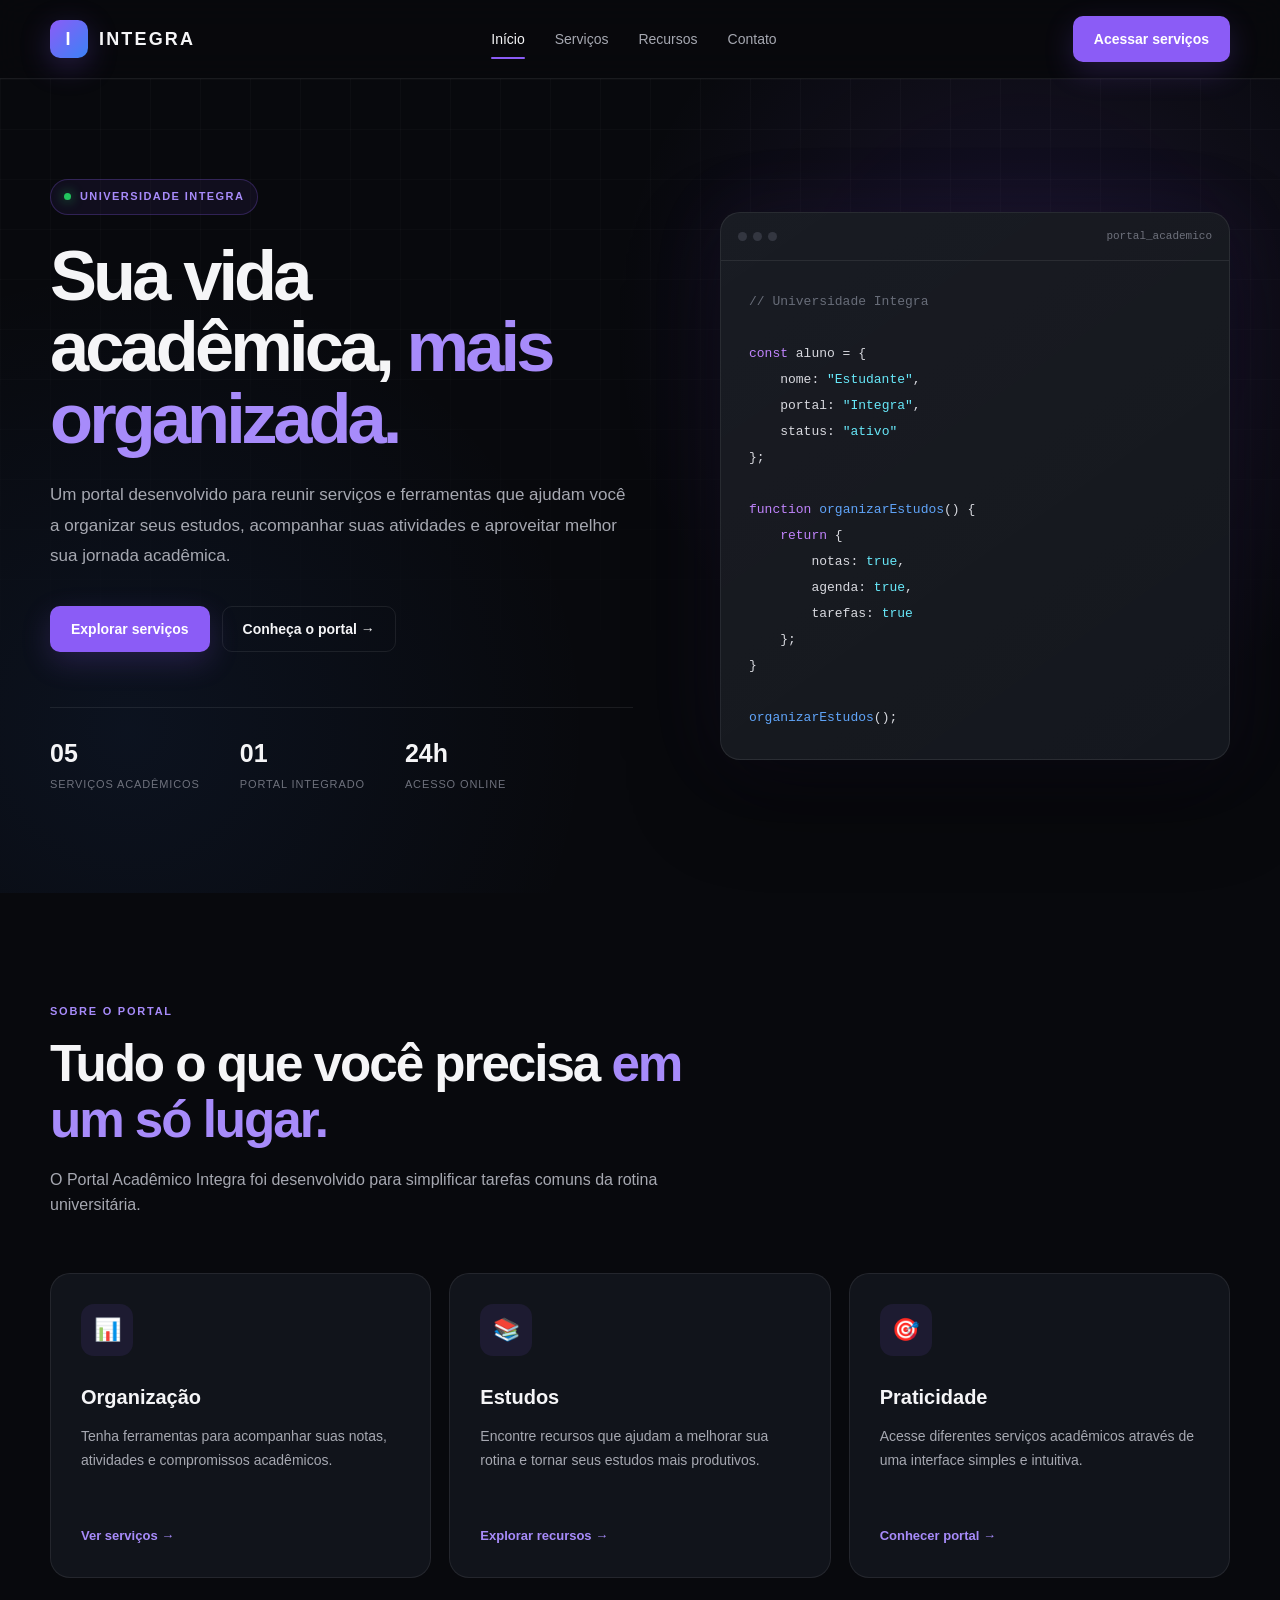
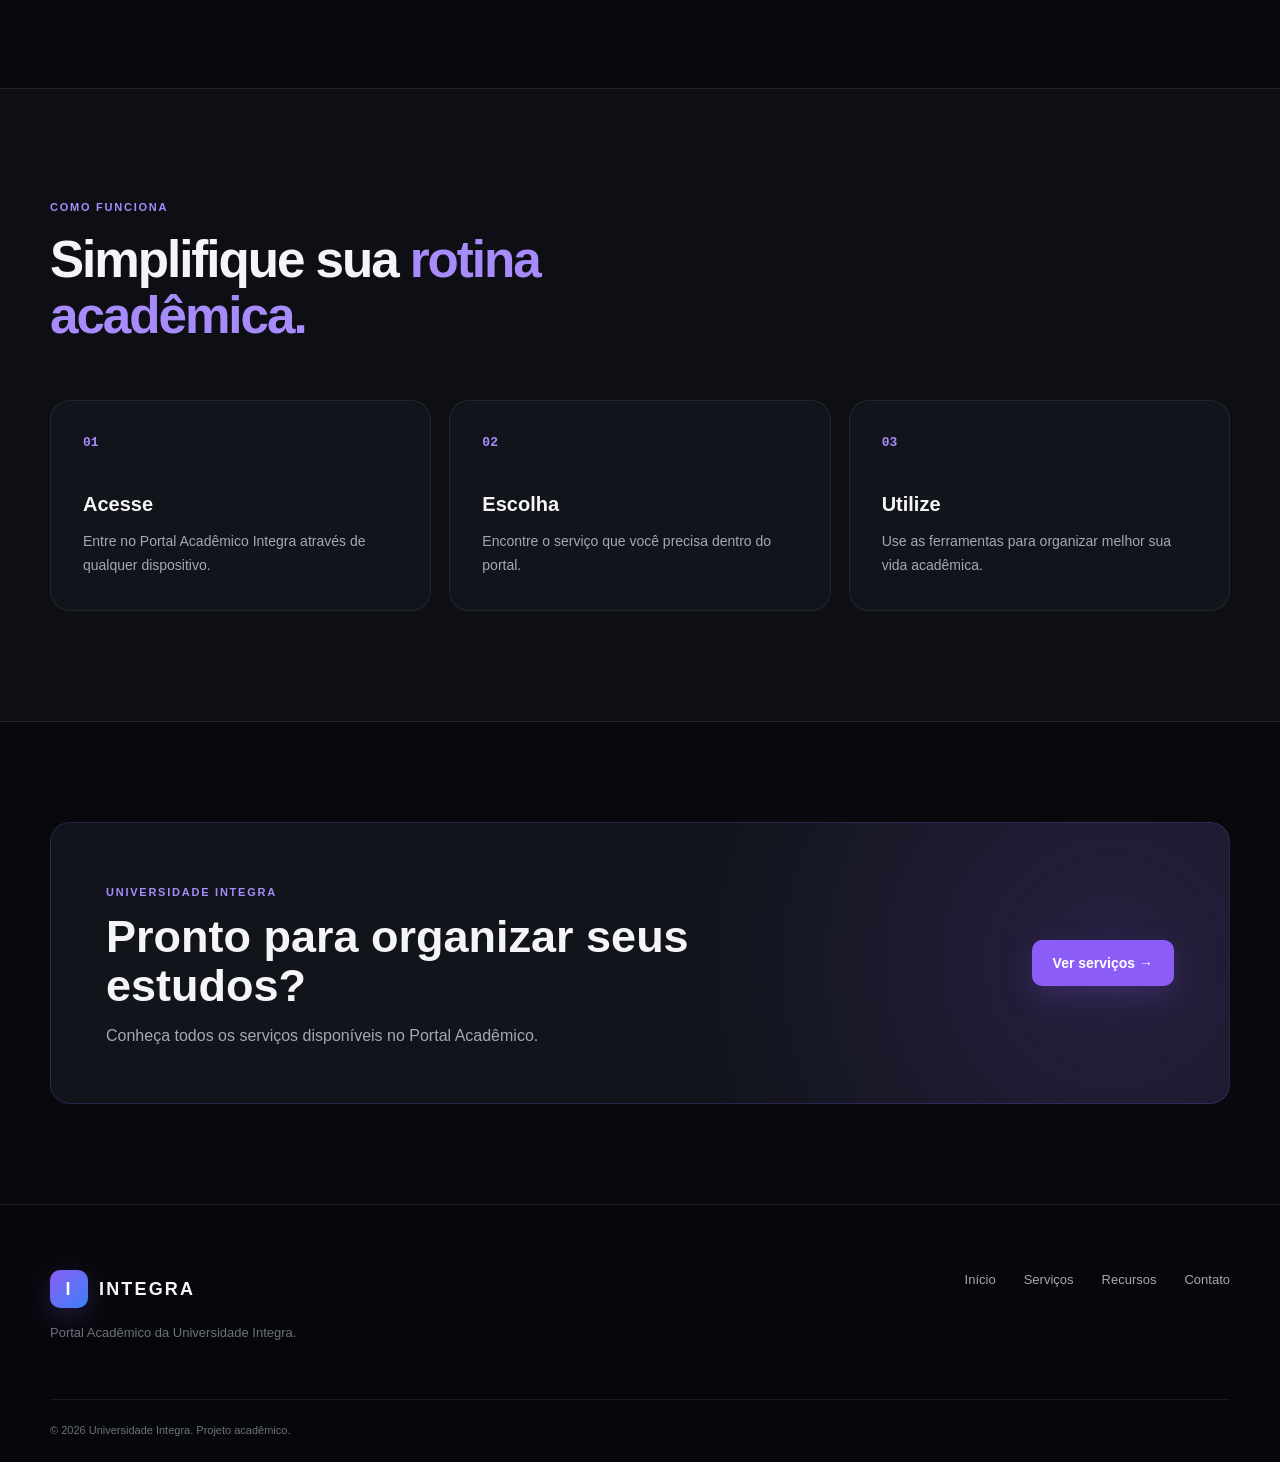
<file: web/PortalIntegra/index.html>
<!DOCTYPE html>
<html lang="pt-BR">
<head>
    <meta charset="UTF-8">
    <meta name="viewport" content="width=device-width, initial-scale=1.0">
    <meta name="description" content="Portal Acadêmico da Universidade Integra. Serviços e ferramentas para facilitar sua vida acadêmica.">
    <title>Integra | Portal Acadêmico</title>
    <link rel="stylesheet" href="css/estilo.css">
</head>

<body>

    <!-- HEADER -->
    <header class="header">
        <div class="container nav-container">

            <a href="index.html" class="logo">
                <span class="logo-icon">I</span>
                <span>INTEGRA</span>
            </a>

            <nav class="nav">
                <a href="index.html" class="nav-link active">Início</a>
                <a href="servicos.html" class="nav-link">Serviços</a>
                <a href="recursos.html" class="nav-link">Recursos</a>
                <a href="contato.html" class="nav-link">Contato</a>
            </nav>

            <a href="servicos.html" class="btn btn-primary">
                Acessar serviços
            </a>

        </div>
    </header>

    <!-- HERO -->
    <main>

        <section class="hero">
            <div class="container hero-grid">

                <div class="hero-content">

                    <div class="hero-badge">
                        <span></span>
                        UNIVERSIDADE INTEGRA
                    </div>

                    <h1>
                        Sua vida acadêmica,
                        <span>mais organizada.</span>
                    </h1>

                    <p class="hero-description">
                        Um portal desenvolvido para reunir serviços e ferramentas
                        que ajudam você a organizar seus estudos, acompanhar suas
                        atividades e aproveitar melhor sua jornada acadêmica.
                    </p>

                    <div class="hero-actions">
                        <a href="servicos.html" class="btn btn-primary">
                            Explorar serviços
                        </a>

                        <a href="#sobre" class="btn btn-secondary">
                            Conheça o portal →
                        </a>
                    </div>

                    <div class="hero-stats">

                        <div class="hero-stat">
                            <strong>05</strong>
                            <span>Serviços acadêmicos</span>
                        </div>

                        <div class="hero-stat">
                            <strong>01</strong>
                            <span>Portal integrado</span>
                        </div>

                        <div class="hero-stat">
                            <strong>24h</strong>
                            <span>Acesso online</span>
                        </div>

                    </div>

                </div>

                <!-- VISUAL -->
                <div class="hero-visual">

                    <div class="code-card">

                        <div class="code-header">
                            <div class="code-dots">
                                <span></span>
                                <span></span>
                                <span></span>
                            </div>

                            <span>portal_academico</span>
                        </div>

                        <div class="code-content">

<pre><span class="code-comment">// Universidade Integra</span>

<span class="code-keyword">const</span> aluno = {
    nome: <span class="code-string">"Estudante"</span>,
    portal: <span class="code-string">"Integra"</span>,
    status: <span class="code-string">"ativo"</span>
};

<span class="code-keyword">function</span> <span class="code-function">organizarEstudos</span>() {
    <span class="code-keyword">return</span> {
        notas: <span class="code-string">true</span>,
        agenda: <span class="code-string">true</span>,
        tarefas: <span class="code-string">true</span>
    };
}

<span class="code-function">organizarEstudos</span>();</pre>

                        </div>

                    </div>

                </div>

            </div>
        </section>


        <!-- SOBRE -->
        <section class="section" id="sobre">

            <div class="container">

                <div class="section-label">
                    SOBRE O PORTAL
                </div>

                <div class="section-heading">
                    <h2>
                        Tudo o que você precisa
                        <span>em um só lugar.</span>
                    </h2>

                    <p>
                        O Portal Acadêmico Integra foi desenvolvido para
                        simplificar tarefas comuns da rotina universitária.
                    </p>
                </div>

                <div class="career-grid">

                    <article class="career-card">

                        <div class="career-card-icon">
                            📊
                        </div>

                        <h3>Organização</h3>

                        <p>
                            Tenha ferramentas para acompanhar suas notas,
                            atividades e compromissos acadêmicos.
                        </p>

                        <a href="servicos.html">
                            Ver serviços →
                        </a>

                    </article>


                    <article class="career-card">

                        <div class="career-card-icon">
                            📚
                        </div>

                        <h3>Estudos</h3>

                        <p>
                            Encontre recursos que ajudam a melhorar sua
                            rotina e tornar seus estudos mais produtivos.
                        </p>

                        <a href="servicos.html">
                            Explorar recursos →
                        </a>

                    </article>


                    <article class="career-card">

                        <div class="career-card-icon">
                            🎯
                        </div>

                        <h3>Praticidade</h3>

                        <p>
                            Acesse diferentes serviços acadêmicos através
                            de uma interface simples e intuitiva.
                        </p>

                        <a href="servicos.html">
                            Conhecer portal →
                        </a>

                    </article>

                </div>

            </div>

        </section>


        <!-- COMO FUNCIONA -->
        <section class="process-section section">

            <div class="container">

                <div class="section-label">
                    COMO FUNCIONA
                </div>

                <div class="section-heading">
                    <h2>
                        Simplifique sua
                        <span>rotina acadêmica.</span>
                    </h2>
                </div>

                <div class="process-grid">

                    <div class="process-item">
                        <span class="process-number">01</span>

                        <h3>Acesse</h3>

                        <p>
                            Entre no Portal Acadêmico Integra através
                            de qualquer dispositivo.
                        </p>
                    </div>


                    <div class="process-item">
                        <span class="process-number">02</span>

                        <h3>Escolha</h3>

                        <p>
                            Encontre o serviço que você precisa
                            dentro do portal.
                        </p>
                    </div>


                    <div class="process-item">
                        <span class="process-number">03</span>

                        <h3>Utilize</h3>

                        <p>
                            Use as ferramentas para organizar melhor
                            sua vida acadêmica.
                        </p>
                    </div>

                </div>

            </div>

        </section>


        <!-- CTA -->
        <section class="cta-section">

            <div class="container">

                <div class="cta-card">

                    <div>
                        <span class="section-label">
                            UNIVERSIDADE INTEGRA
                        </span>

                        <h2>
                            Pronto para organizar
                            seus estudos?
                        </h2>

                        <p>
                            Conheça todos os serviços disponíveis no
                            Portal Acadêmico.
                        </p>
                    </div>

                    <a href="servicos.html" class="btn btn-primary">
                        Ver serviços →
                    </a>

                </div>

            </div>

        </section>

    </main>


    <!-- FOOTER -->
    <footer class="footer">

        <div class="container footer-container">

            <div class="footer-brand">

                <a href="index.html" class="logo">
                    <span class="logo-icon">I</span>
                    <span>INTEGRA</span>
                </a>

                <p>
                    Portal Acadêmico da Universidade Integra.
                </p>

            </div>

            <div class="footer-links">

                <a href="index.html">Início</a>
                <a href="servicos.html">Serviços</a>
                <a href="recursos.html">Recursos</a>
                <a href="contato.html">Contato</a>

            </div>

        </div>

        <div class="container footer-bottom">
            <p>
                © 2026 Universidade Integra. Projeto acadêmico.
            </p>
        </div>

    </footer>

</body>
</html>
</file>
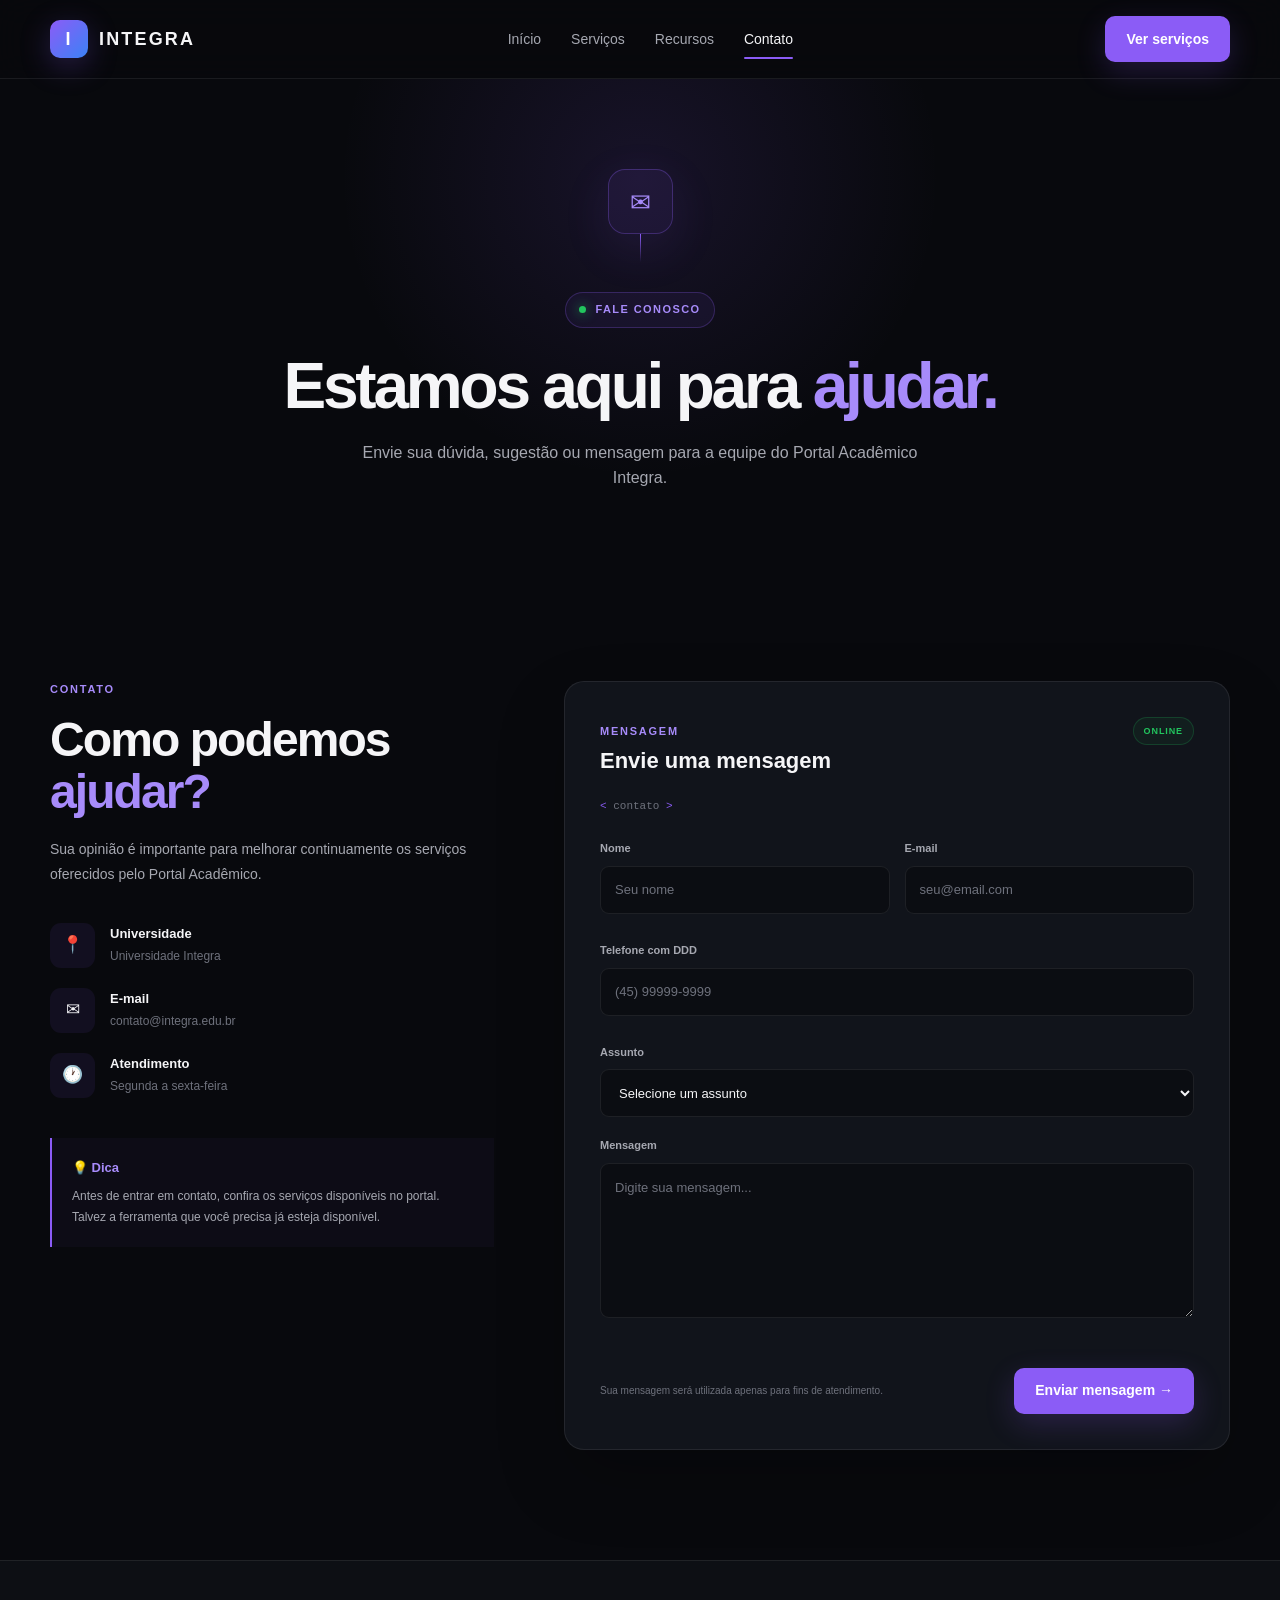
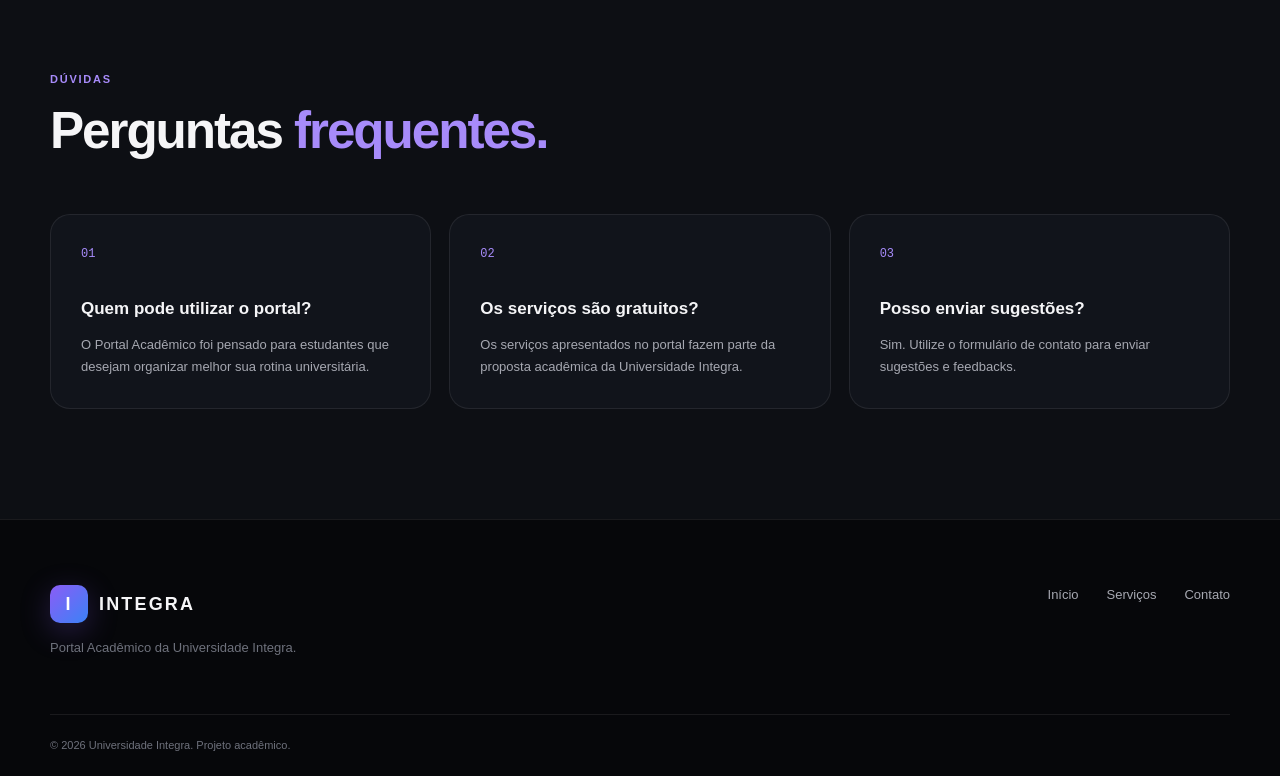
<file: web/PortalIntegra/contato.html>
<!DOCTYPE html>
<html lang="pt-BR">

<head>

    <meta charset="UTF-8">

    <meta name="viewport"
          content="width=device-width, initial-scale=1.0">

    <meta name="description"
          content="Entre em contato com a Universidade Integra.">

    <title>Contato | Integra</title>

    <link rel="stylesheet"
          href="css/estilo.css">

</head>

<body>

    <!-- HEADER -->
    <header class="header">

        <div class="container nav-container">

            <a href="index.html" class="logo">
                <span class="logo-icon">I</span>
                <span>INTEGRA</span>
            </a>

            <nav class="nav">

                <a href="index.html"
                   class="nav-link">
                    Início
                </a>

                <a href="servicos.html"
                   class="nav-link">
                    Serviços
                </a>

                <a href="servicos.html"
                   class="nav-link">
                    Recursos
                </a>

                <a href="contato.html"
                   class="nav-link active">
                    Contato
                </a>

            </nav>

            <a href="servicos.html"
               class="btn btn-primary">
                Ver serviços
            </a>

        </div>

    </header>


    <main>

        <!-- HERO CONTATO -->
        <section class="contact-hero">

            <div class="container">

                <div class="contact-hero-symbol">

                    <div class="contact-symbol-box">
                        <span>✉</span>
                    </div>

                    <div class="contact-symbol-line"></div>

                </div>


                <div class="hero-badge">
                    <span></span>
                    FALE CONOSCO
                </div>


                <h1>
                    Estamos aqui para
                    <span>ajudar.</span>
                </h1>


                <p>
                    Envie sua dúvida, sugestão ou mensagem para
                    a equipe do Portal Acadêmico Integra.
                </p>

            </div>

        </section>


        <!-- CONTATO -->
        <section class="contact-section section">

            <div class="container contact-container">


                <!-- INFORMAÇÕES -->
                <div class="contact-info">

                    <div class="section-label">
                        CONTATO
                    </div>

                    <h2>
                        Como podemos
                        <span>ajudar?</span>
                    </h2>

                    <p class="contact-description">
                        Sua opinião é importante para melhorar
                        continuamente os serviços oferecidos
                        pelo Portal Acadêmico.
                    </p>


                    <div class="contact-info-list">

                        <div class="contact-info-item">

                            <div class="contact-info-icon">
                                📍
                            </div>

                            <div>
                                <strong>Universidade</strong>

                                <span>
                                    Universidade Integra
                                </span>
                            </div>

                        </div>


                        <div class="contact-info-item">

                            <div class="contact-info-icon">
                                ✉
                            </div>

                            <div>
                                <strong>E-mail</strong>

                                <span>
                                    contato@integra.edu.br
                                </span>
                            </div>

                        </div>


                        <div class="contact-info-item">

                            <div class="contact-info-icon">
                                🕐
                            </div>

                            <div>
                                <strong>Atendimento</strong>

                                <span>
                                    Segunda a sexta-feira
                                </span>
                            </div>

                        </div>

                    </div>


                    <div class="contact-note">

                        <strong>💡 Dica</strong>

                        <p>
                            Antes de entrar em contato, confira os
                            serviços disponíveis no portal. Talvez
                            a ferramenta que você precisa já esteja
                            disponível.
                        </p>

                    </div>

                </div>


                <!-- FORMULÁRIO -->
                <div class="contact-form-wrapper">

                    <div class="form-header">

                        <div>

                            <span class="section-label">
                                MENSAGEM
                            </span>

                            <h3>
                                Envie uma mensagem
                            </h3>

                        </div>

                        <div class="form-status">
                            ONLINE
                        </div>

                    </div>


                    <div class="form-code">
                        <span>&lt;</span>
                        contato
                        <span>&gt;</span>
                    </div>


                    <form class="contact-form" id="formContato" novalidate>


                        <div class="form-row">

                            <div class="form-group">

                                <label for="nome">
                                    Nome
                                </label>

                                <input
                                    type="text"
                                    id="nome"
                                    name="nome"
                                    placeholder="Seu nome"
                                    required
                                >

                            </div>


                            <div class="form-group">

                                <label for="email">
                                    E-mail
                                </label>

                                <input
                                    type="email"
                                    id="email"
                                    autocomplete="email"
                                    name="email"
                                    placeholder="seu@email.com"
                                    required
                                >
                                <small id="erroEmail" class="form-error" aria-live="polite"></small>

                            </div>

                        </div>


                        <div class="form-group">
                            <label for="telefone">Telefone com DDD</label>
                            <input type="tel" id="telefone" name="telefone"
                                   placeholder="(45) 99999-9999" autocomplete="tel"
                                   inputmode="tel" maxlength="15" required>
                            <small id="erroTelefone" class="form-error" aria-live="polite"></small>
                        </div>

                        <div class="form-group">

                            <label for="assunto">
                                Assunto
                            </label>

                            <select
                                id="assunto"
                                name="assunto"
                                required
                            >

                                <option value="">
                                    Selecione um assunto
                                </option>

                                <option value="duvida">
                                    Dúvida
                                </option>

                                <option value="sugestao">
                                    Sugestão
                                </option>

                                <option value="problema">
                                    Problema com um serviço
                                </option>

                                <option value="feedback">
                                    Feedback
                                </option>

                                <option value="outro">
                                    Outro assunto
                                </option>

                            </select>

                        </div>


                        <div class="form-group">

                            <label for="mensagem">
                                Mensagem
                            </label>

                            <textarea
                                id="mensagem"
                                name="mensagem"
                                rows="6"
                                placeholder="Digite sua mensagem..."
                                required
                            ></textarea>

                        </div>


                        <p id="mensagemFormulario" class="form-feedback" role="status" aria-live="polite"></p>
                        <div class="form-footer">

                            <span>
                                Sua mensagem será utilizada
                                apenas para fins de atendimento.
                            </span>

                            <button
                                type="submit"
                                class="btn btn-primary"
                            >
                                Enviar mensagem →
                            </button>

                        </div>

                    </form>

                </div>

            </div>

        </section>


        <!-- FAQ -->
        <section class="faq-section section">

            <div class="container">

                <div class="section-label">
                    DÚVIDAS
                </div>

                <div class="section-heading">

                    <h2>
                        Perguntas
                        <span>frequentes.</span>
                    </h2>

                </div>


                <div class="faq-grid">

                    <div class="faq-card">

                        <span class="faq-number">
                            01
                        </span>

                        <h3>
                            Quem pode utilizar o portal?
                        </h3>

                        <p>
                            O Portal Acadêmico foi pensado para
                            estudantes que desejam organizar melhor
                            sua rotina universitária.
                        </p>

                    </div>


                    <div class="faq-card">

                        <span class="faq-number">
                            02
                        </span>

                        <h3>
                            Os serviços são gratuitos?
                        </h3>

                        <p>
                            Os serviços apresentados no portal
                            fazem parte da proposta acadêmica da
                            Universidade Integra.
                        </p>

                    </div>


                    <div class="faq-card">

                        <span class="faq-number">
                            03
                        </span>

                        <h3>
                            Posso enviar sugestões?
                        </h3>

                        <p>
                            Sim. Utilize o formulário de contato
                            para enviar sugestões e feedbacks.
                        </p>

                    </div>

                </div>

            </div>

        </section>

    </main>


    <!-- FOOTER -->
    <footer class="footer">

        <div class="container footer-container">

            <div class="footer-brand">

                <a href="index.html" class="logo">
                    <span class="logo-icon">I</span>
                    <span>INTEGRA</span>
                </a>

                <p>
                    Portal Acadêmico da Universidade Integra.
                </p>

            </div>


            <div class="footer-links">

                <a href="index.html">
                    Início
                </a>

                <a href="servicos.html">
                    Serviços
                </a>

                <a href="contato.html">
                    Contato
                </a>

            </div>

        </div>


        <div class="container footer-bottom">

            <p>
                © 2026 Universidade Integra. Projeto acadêmico.
            </p>

        </div>

    </footer>

<script src="js/contato.js" defer></script>
</body>
</html>
</file>
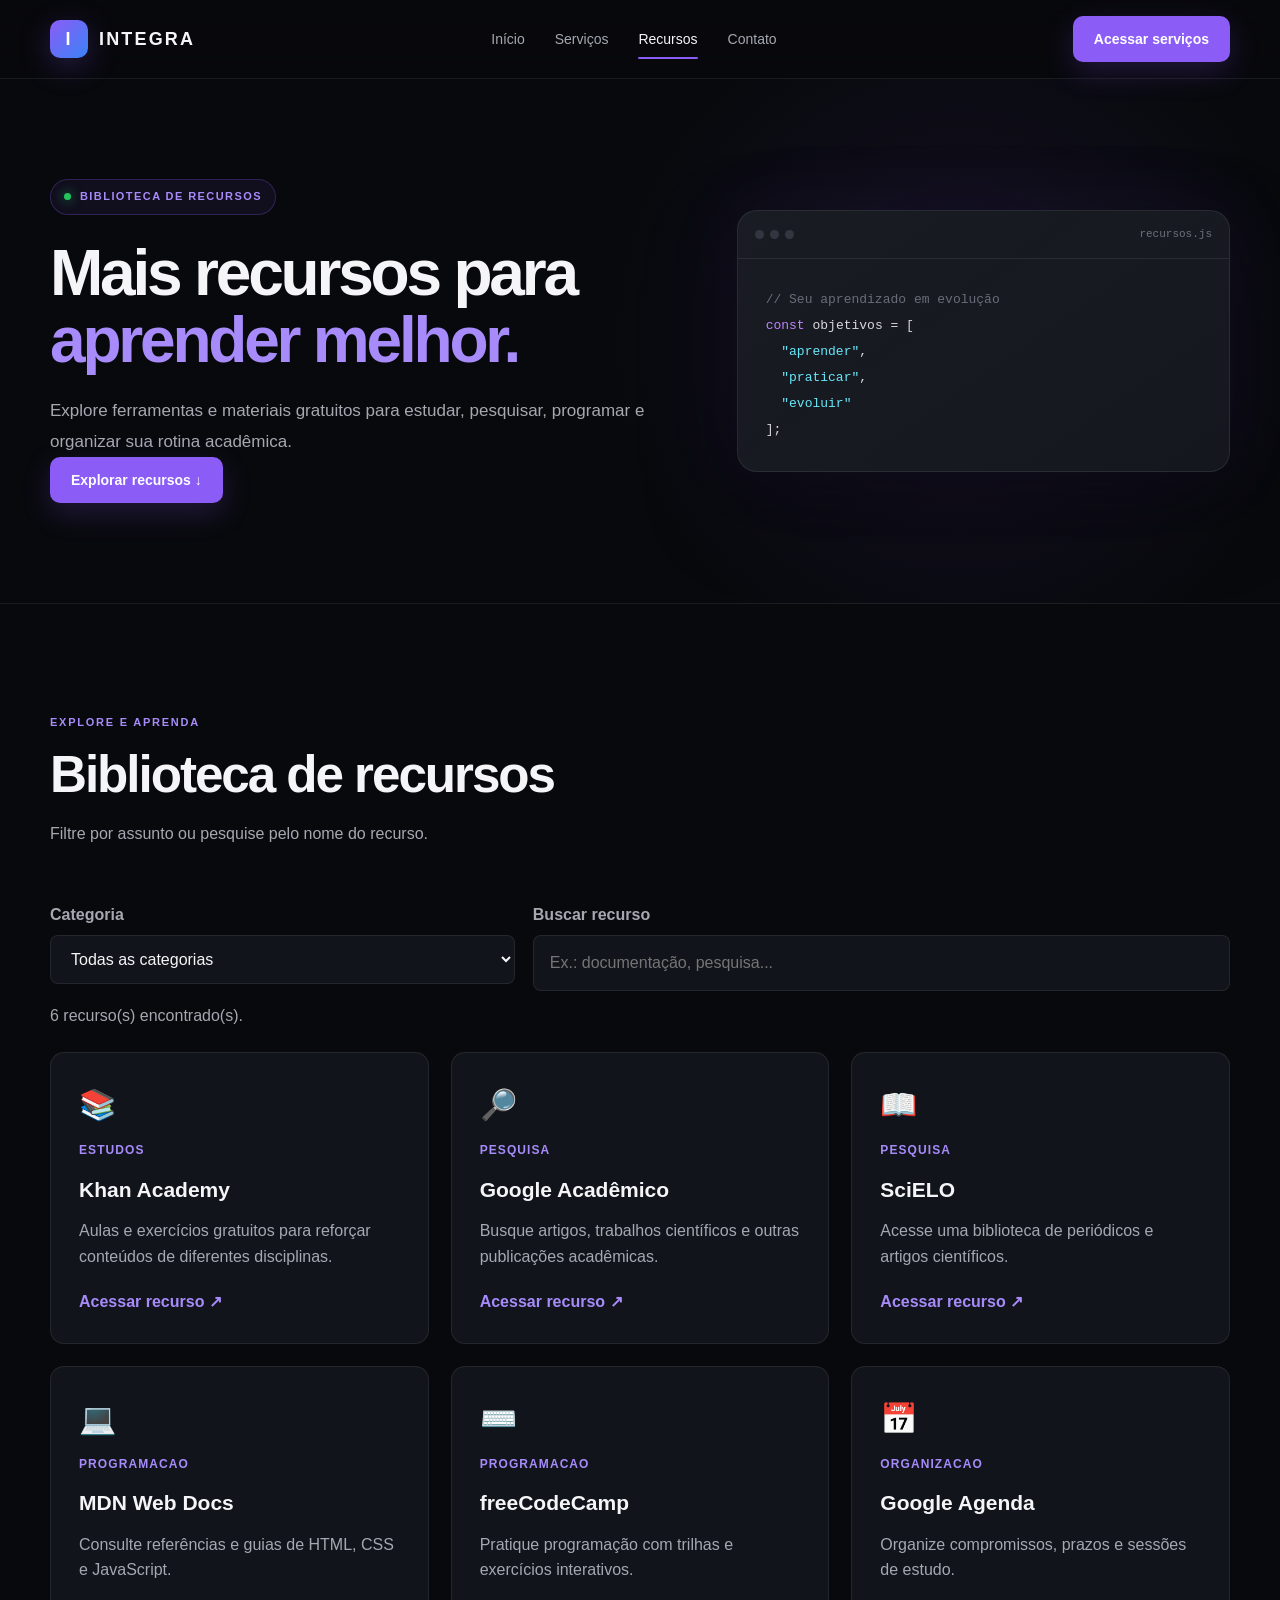
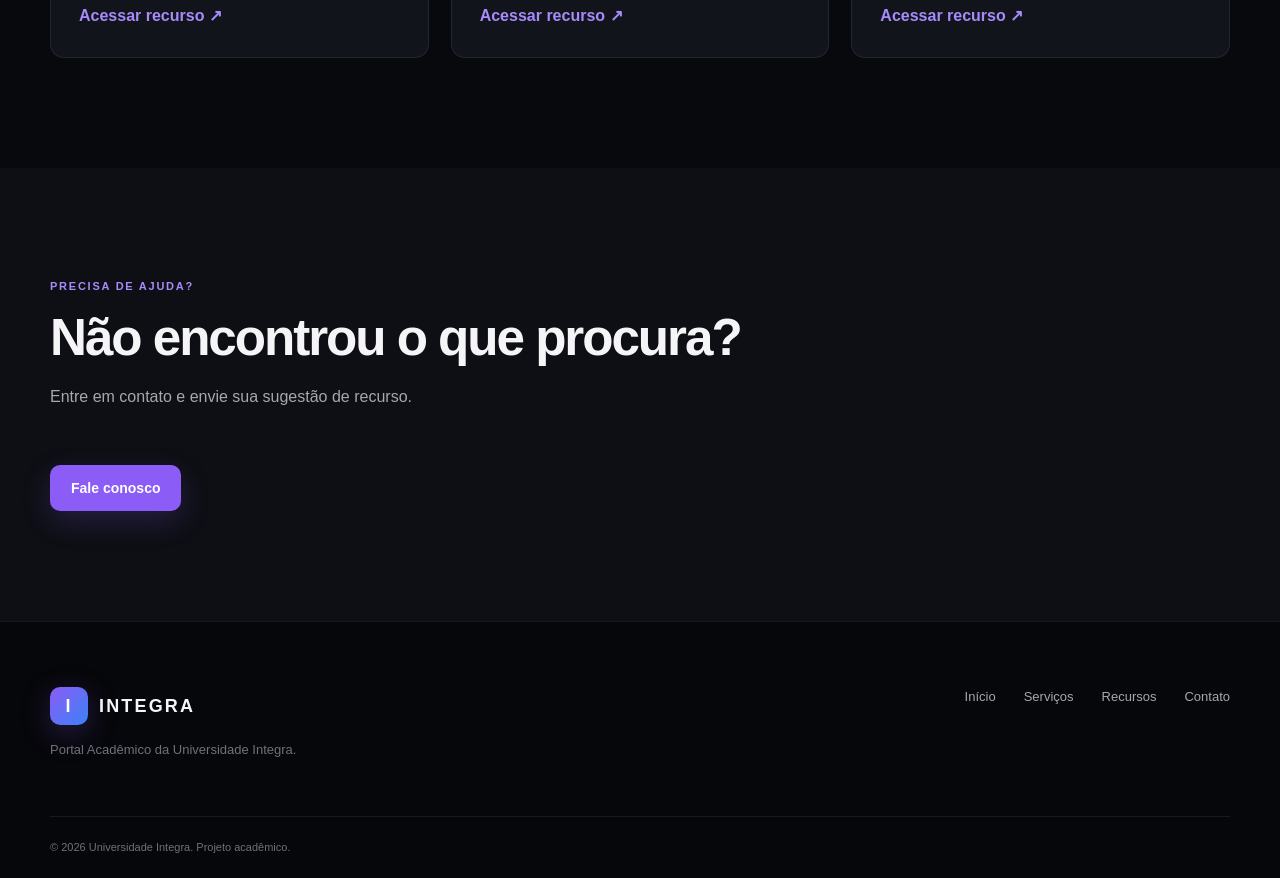
<file: web/PortalIntegra/recursos.html>
<!DOCTYPE html>
<html lang="pt-BR">
<head>
<meta charset="UTF-8"><meta name="viewport" content="width=device-width, initial-scale=1.0">
<meta name="description" content="Recursos gratuitos para apoiar os estudos e a organização acadêmica no Portal Integra.">
<title>Recursos | Integra</title><link rel="stylesheet" href="css/estilo.css">
</head>
<body>
<header class="header"><div class="container nav-container">
<a href="index.html" class="logo"><span class="logo-icon">I</span><span>INTEGRA</span></a>
<nav class="nav" aria-label="Navegação principal"><a href="index.html" class="nav-link">Início</a><a href="servicos.html" class="nav-link">Serviços</a><a href="recursos.html" class="nav-link active" aria-current="page">Recursos</a><a href="contato.html" class="nav-link">Contato</a></nav>
<a href="servicos.html" class="btn btn-primary">Acessar serviços</a></div></header>
<main>
<section class="page-hero"><div class="container page-hero-grid"><div class="page-hero-content">
<div class="hero-badge"><span></span> BIBLIOTECA DE RECURSOS</div>
<h1>Mais recursos para <span>aprender melhor.</span></h1>
<p>Explore ferramentas e materiais gratuitos para estudar, pesquisar, programar e organizar sua rotina acadêmica.</p>
<a href="#biblioteca" class="btn btn-primary">Explorar recursos ↓</a>
</div><div class="page-hero-code"><div class="code-card"><div class="code-header"><div class="code-dots"><span></span><span></span><span></span></div><span>recursos.js</span></div><div class="code-content"><pre><span class="code-comment">// Seu aprendizado em evolução</span>
<span class="code-keyword">const</span> objetivos = [
  <span class="code-string">"aprender"</span>,
  <span class="code-string">"praticar"</span>,
  <span class="code-string">"evoluir"</span>
];</pre></div></div></div></div></section>
<section id="biblioteca" class="section"><div class="container">
<div class="section-label">EXPLORE E APRENDA</div><div class="section-heading"><h2>Biblioteca de recursos</h2><p>Filtre por assunto ou pesquise pelo nome do recurso.</p></div>
<div class="resources-controls"><div><label for="categoriaRecurso">Categoria</label><select id="categoriaRecurso"><option value="todos">Todas as categorias</option><option value="estudos">Estudos</option><option value="programacao">Programação</option><option value="pesquisa">Pesquisa</option><option value="organizacao">Organização</option></select></div><div><label for="buscaRecurso">Buscar recurso</label><input id="buscaRecurso" type="search" placeholder="Ex.: documentação, pesquisa..." autocomplete="off"></div></div>
<p id="resultadoRecursos" class="resources-status" aria-live="polite"></p><div id="listaRecursos" class="resources-grid"></div>
</div></section>
<section class="section resources-cta"><div class="container"><div class="section-label">PRECISA DE AJUDA?</div><div class="section-heading"><h2>Não encontrou o que procura?</h2><p>Entre em contato e envie sua sugestão de recurso.</p></div><a href="contato.html" class="btn btn-primary">Fale conosco</a></div></section>
</main>
<footer class="footer"><div class="container footer-container"><div class="footer-brand"><a href="index.html" class="logo"><span class="logo-icon">I</span><span>INTEGRA</span></a><p>Portal Acadêmico da Universidade Integra.</p></div><div class="footer-links"><a href="index.html">Início</a><a href="servicos.html">Serviços</a><a href="recursos.html">Recursos</a><a href="contato.html">Contato</a></div></div><div class="container footer-bottom"><p>© 2026 Universidade Integra. Projeto acadêmico.</p></div></footer>
<script src="js/recursos.js" defer></script></body></html>
</file>
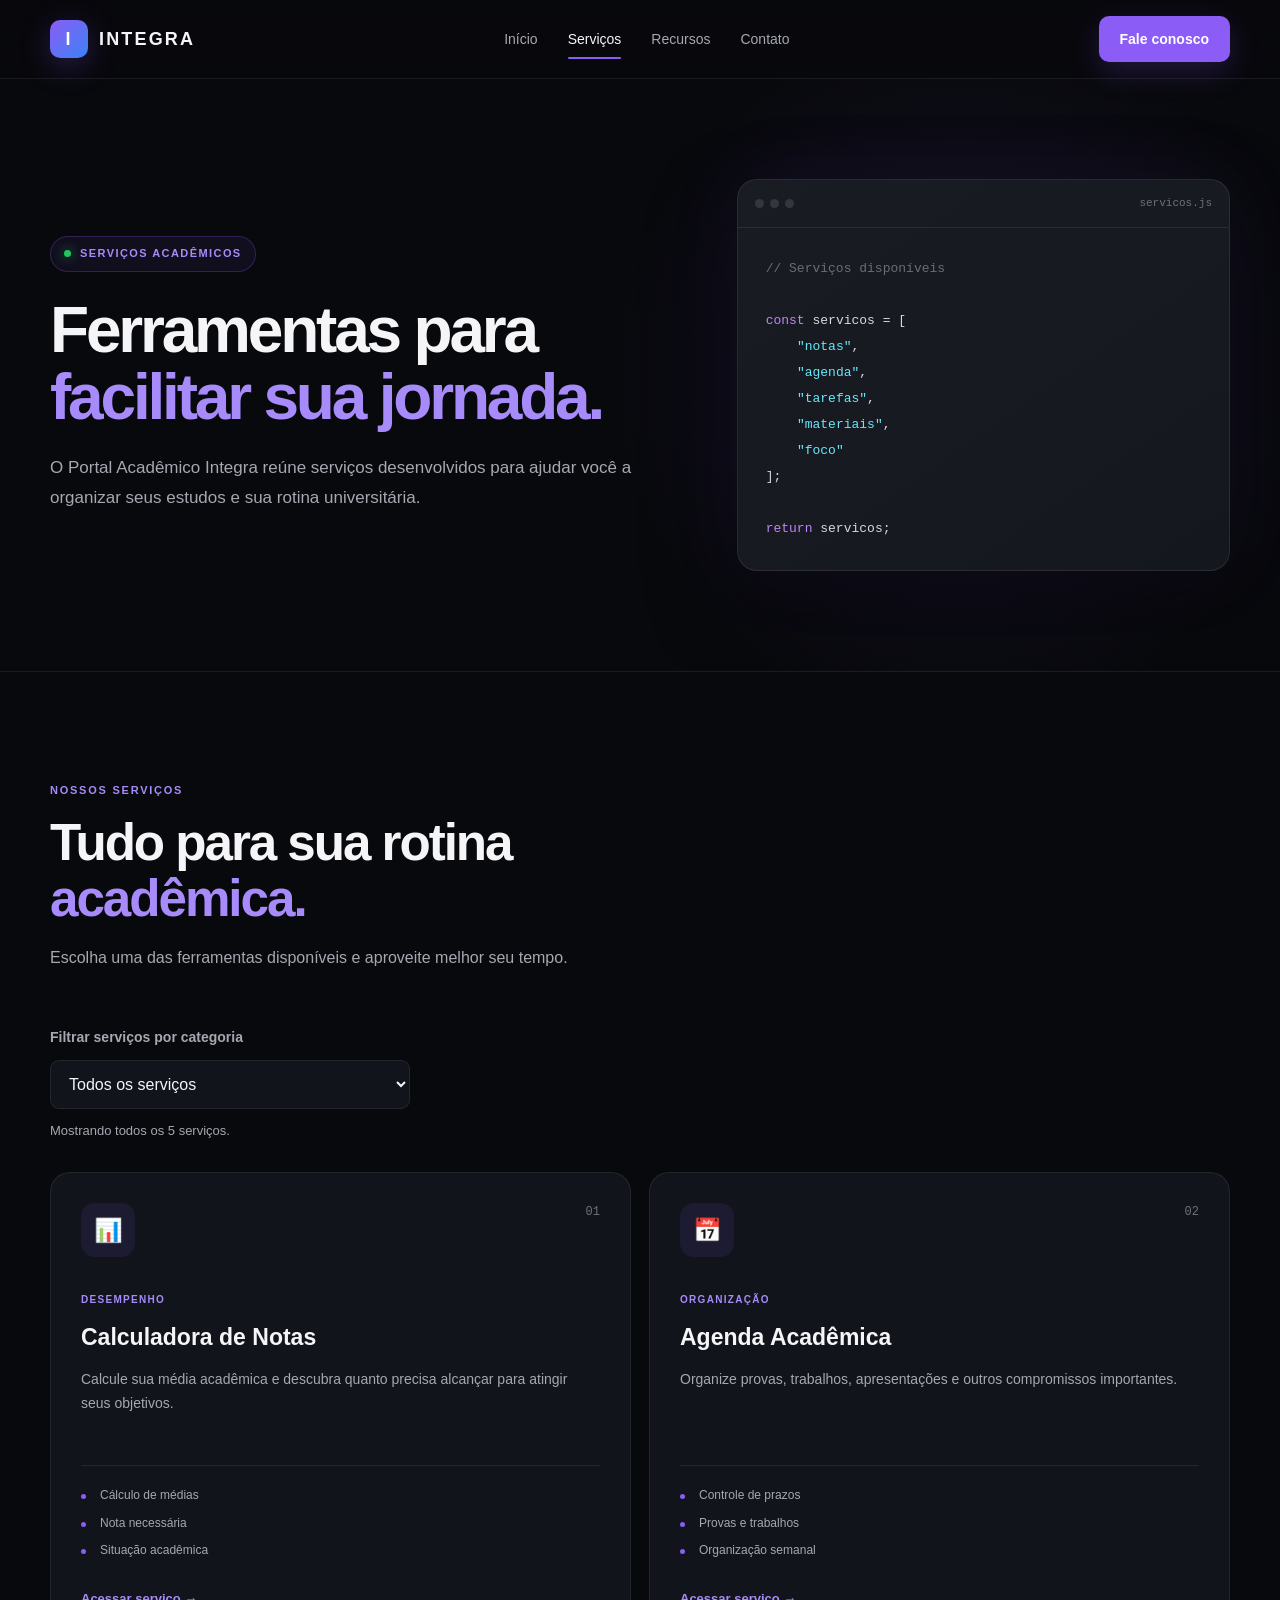
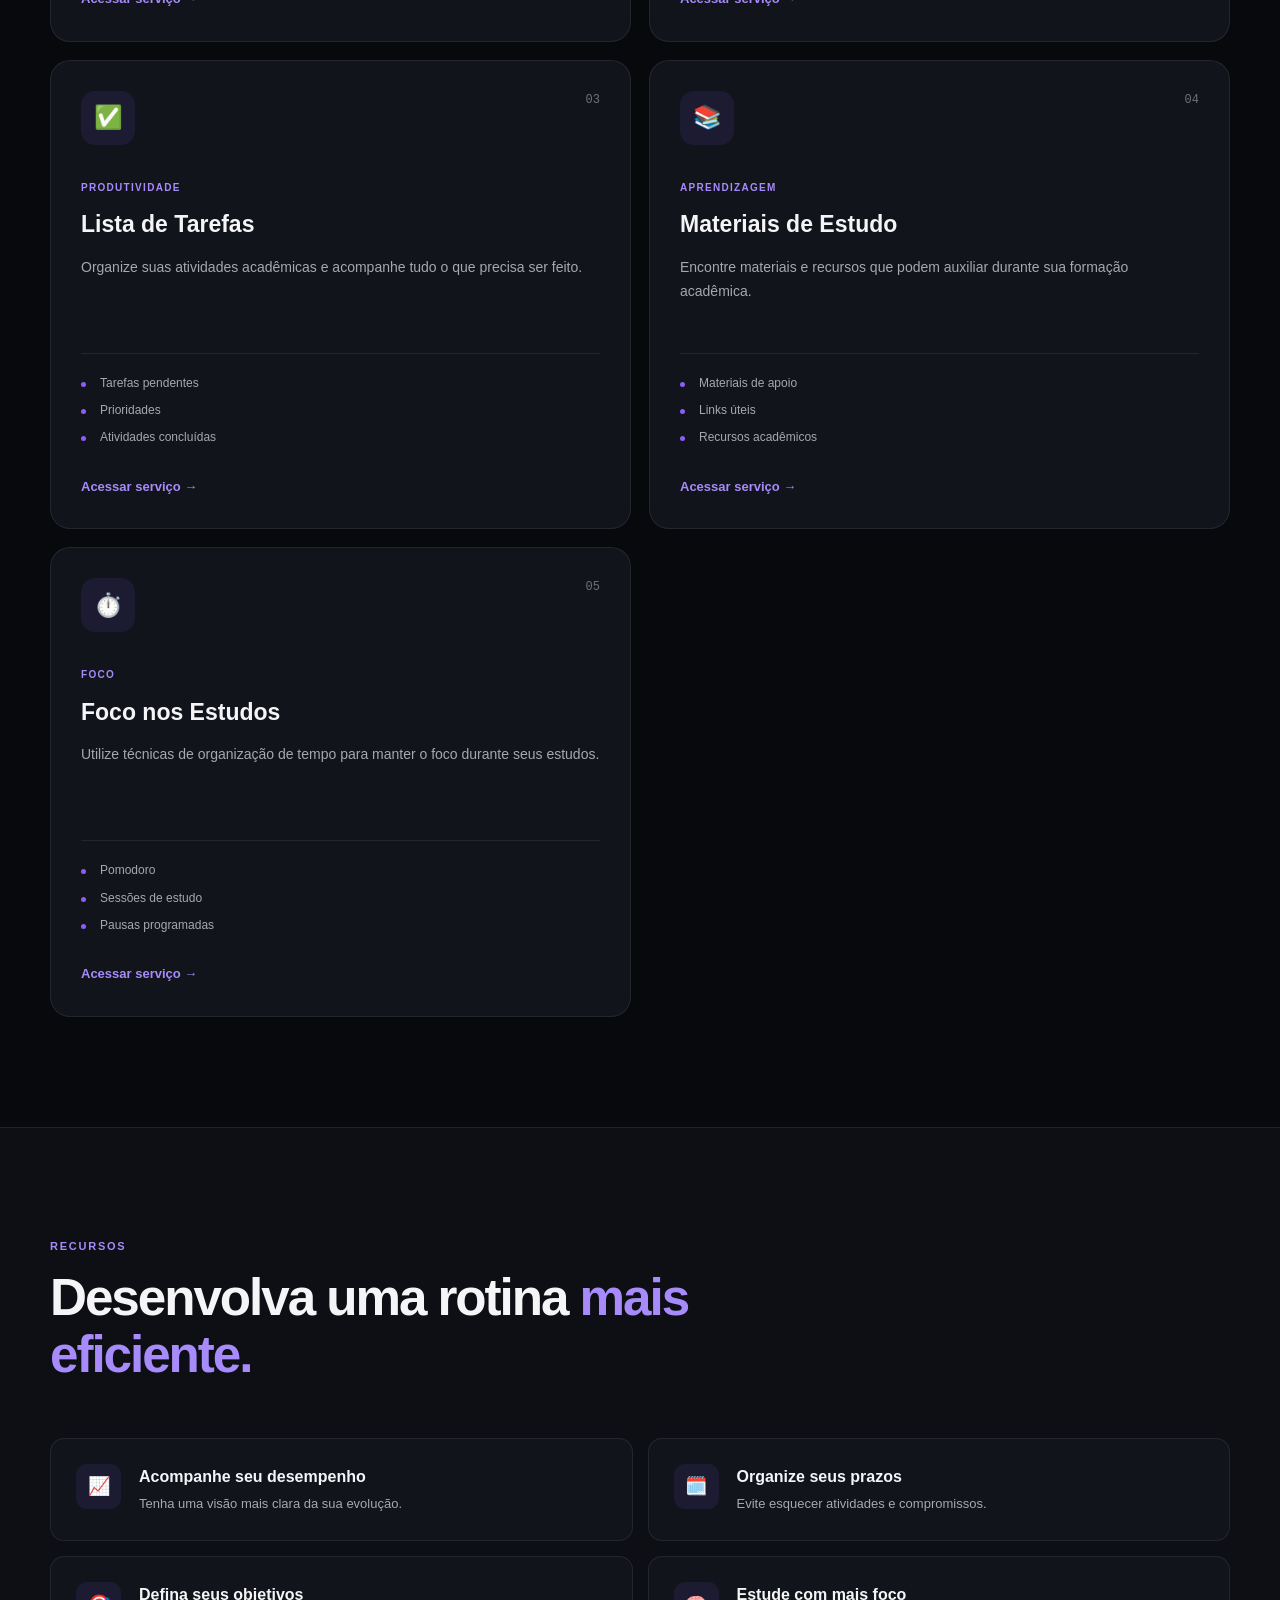
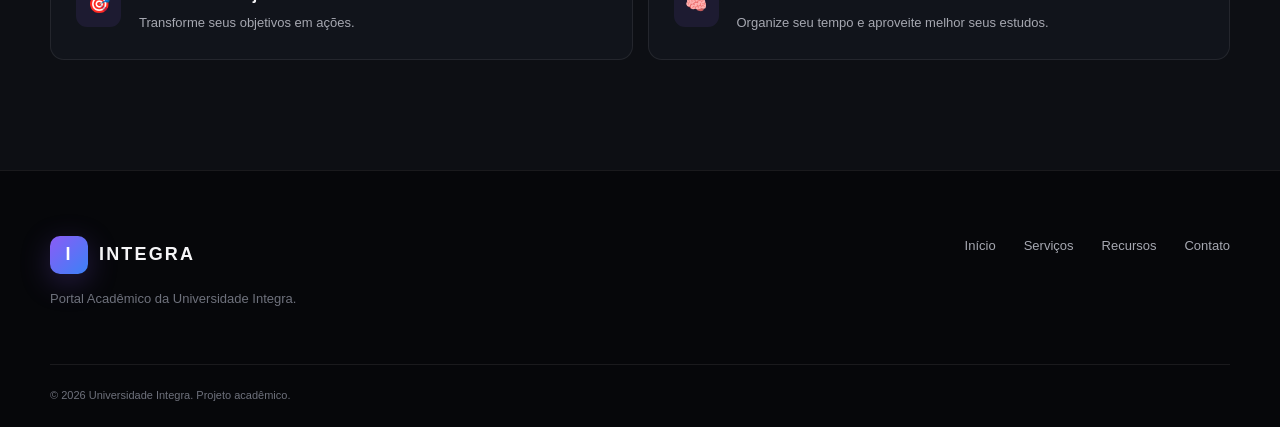
<file: web/PortalIntegra/servicos.html>
<!DOCTYPE html>
<html lang="pt-BR">
<head>
    <meta charset="UTF-8">
    <meta name="viewport" content="width=device-width, initial-scale=1.0">

    <meta name="description"
          content="Serviços acadêmicos da Universidade Integra.">

    <title>Serviços | Integra</title>

    <link rel="stylesheet" href="css/estilo.css">
</head>

<body>

    <!-- HEADER -->
    <header class="header">

        <div class="container nav-container">

            <a href="index.html" class="logo">
                <span class="logo-icon">I</span>
                <span>INTEGRA</span>
            </a>

            <nav class="nav">
                <a href="index.html" class="nav-link">Início</a>
                <a href="servicos.html" class="nav-link active">Serviços</a>
                <a href="recursos.html" class="nav-link">Recursos</a>
                <a href="contato.html" class="nav-link">Contato</a>
            </nav>

            <a href="contato.html" class="btn btn-primary">
                Fale conosco
            </a>

        </div>

    </header>


    <main>

        <!-- HERO -->
        <section class="page-hero">

            <div class="container page-hero-grid">

                <div class="page-hero-content">

                    <div class="hero-badge">
                        <span></span>
                        SERVIÇOS ACADÊMICOS
                    </div>

                    <h1>
                        Ferramentas para
                        <span>facilitar sua jornada.</span>
                    </h1>

                    <p>
                        O Portal Acadêmico Integra reúne serviços desenvolvidos
                        para ajudar você a organizar seus estudos e sua rotina
                        universitária.
                    </p>

                </div>

                <div class="page-hero-code">

                    <div class="code-card">

                        <div class="code-header">
                            <div class="code-dots">
                                <span></span>
                                <span></span>
                                <span></span>
                            </div>

                            <span>servicos.js</span>
                        </div>

                        <div class="code-content">

<pre><span class="code-comment">// Serviços disponíveis</span>

<span class="code-keyword">const</span> servicos = [
    <span class="code-string">"notas"</span>,
    <span class="code-string">"agenda"</span>,
    <span class="code-string">"tarefas"</span>,
    <span class="code-string">"materiais"</span>,
    <span class="code-string">"foco"</span>
];

<span class="code-keyword">return</span> servicos;</pre>

                        </div>

                    </div>

                </div>

            </div>

        </section>


        <!-- SERVIÇOS -->
        <section class="services-page-section section">

            <div class="container">

                <div class="section-label">
                    NOSSOS SERVIÇOS
                </div>

                <div class="section-heading">

                    <h2>
                        Tudo para sua rotina
                        <span>acadêmica.</span>
                    </h2>

                    <p>
                        Escolha uma das ferramentas disponíveis
                        e aproveite melhor seu tempo.
                    </p>

                </div>


                <div class="filter-panel">
                    <label for="filtroCategoria">Filtrar serviços por categoria</label>
                    <select id="filtroCategoria">
                        <option value="todos">Todos os serviços</option>
                        <option value="desempenho">Desempenho</option>
                        <option value="organizacao">Organização</option>
                        <option value="produtividade">Produtividade</option>
                        <option value="aprendizagem">Aprendizagem</option>
                    </select>
                    <p id="mensagemFiltro" aria-live="polite"></p>
                </div>
                <div class="services-list" id="listaServicos">


                    <!-- SERVIÇO 01 -->
                    <article class="service-card">

                        <div class="service-card-top">

                            <div class="service-icon">
                                📊
                            </div>

                            <span class="service-number">
                                01
                            </span>

                        </div>

                        <div class="service-card-content">

                            <span class="service-tag">
                                DESEMPENHO
                            </span>

                            <h3>
                                Calculadora de Notas
                            </h3>

                            <p>
                                Calcule sua média acadêmica e descubra
                                quanto precisa alcançar para atingir seus
                                objetivos.
                            </p>

                            <ul class="service-features">
                                <li>Cálculo de médias</li>
                                <li>Nota necessária</li>
                                <li>Situação acadêmica</li>
                            </ul>

                            <a href="#" class="service-action">
                                Acessar serviço →
                            </a>

                        </div>

                    </article>


                    <!-- SERVIÇO 02 -->
                    <article class="service-card">

                        <div class="service-card-top">

                            <div class="service-icon">
                                📅
                            </div>

                            <span class="service-number">
                                02
                            </span>

                        </div>

                        <div class="service-card-content">

                            <span class="service-tag">
                                ORGANIZAÇÃO
                            </span>

                            <h3>
                                Agenda Acadêmica
                            </h3>

                            <p>
                                Organize provas, trabalhos, apresentações
                                e outros compromissos importantes.
                            </p>

                            <ul class="service-features">
                                <li>Controle de prazos</li>
                                <li>Provas e trabalhos</li>
                                <li>Organização semanal</li>
                            </ul>

                            <a href="#" class="service-action">
                                Acessar serviço →
                            </a>

                        </div>

                    </article>


                    <!-- SERVIÇO 03 -->
                    <article class="service-card">

                        <div class="service-card-top">

                            <div class="service-icon">
                                ✅
                            </div>

                            <span class="service-number">
                                03
                            </span>

                        </div>

                        <div class="service-card-content">

                            <span class="service-tag">
                                PRODUTIVIDADE
                            </span>

                            <h3>
                                Lista de Tarefas
                            </h3>

                            <p>
                                Organize suas atividades acadêmicas e
                                acompanhe tudo o que precisa ser feito.
                            </p>

                            <ul class="service-features">
                                <li>Tarefas pendentes</li>
                                <li>Prioridades</li>
                                <li>Atividades concluídas</li>
                            </ul>

                            <a href="#" class="service-action">
                                Acessar serviço →
                            </a>

                        </div>

                    </article>


                    <!-- SERVIÇO 04 -->
                    <article class="service-card">

                        <div class="service-card-top">

                            <div class="service-icon">
                                📚
                            </div>

                            <span class="service-number">
                                04
                            </span>

                        </div>

                        <div class="service-card-content">

                            <span class="service-tag">
                                APRENDIZAGEM
                            </span>

                            <h3>
                                Materiais de Estudo
                            </h3>

                            <p>
                                Encontre materiais e recursos que podem
                                auxiliar durante sua formação acadêmica.
                            </p>

                            <ul class="service-features">
                                <li>Materiais de apoio</li>
                                <li>Links úteis</li>
                                <li>Recursos acadêmicos</li>
                            </ul>

                            <a href="#" class="service-action">
                                Acessar serviço →
                            </a>

                        </div>

                    </article>


                    <!-- SERVIÇO 05 -->
                    <article class="service-card">

                        <div class="service-card-top">

                            <div class="service-icon">
                                ⏱️
                            </div>

                            <span class="service-number">
                                05
                            </span>

                        </div>

                        <div class="service-card-content">

                            <span class="service-tag">
                                FOCO
                            </span>

                            <h3>
                                Foco nos Estudos
                            </h3>

                            <p>
                                Utilize técnicas de organização de tempo
                                para manter o foco durante seus estudos.
                            </p>

                            <ul class="service-features">
                                <li>Pomodoro</li>
                                <li>Sessões de estudo</li>
                                <li>Pausas programadas</li>
                            </ul>

                            <a href="#" class="service-action">
                                Acessar serviço →
                            </a>

                        </div>

                    </article>

                </div>

            </div>

        </section>


        <!-- ÁREAS -->
        <section class="areas-section section">

            <div class="container">

                <div class="section-label">
                    RECURSOS
                </div>

                <div class="section-heading">

                    <h2>
                        Desenvolva uma rotina
                        <span>mais eficiente.</span>
                    </h2>

                </div>

                <div class="areas-grid">

                    <div class="area-item">
                        <div class="area-icon">📈</div>

                        <div>
                            <h3>Acompanhe seu desempenho</h3>

                            <p>
                                Tenha uma visão mais clara da sua evolução.
                            </p>
                        </div>
                    </div>


                    <div class="area-item">
                        <div class="area-icon">🗓️</div>

                        <div>
                            <h3>Organize seus prazos</h3>

                            <p>
                                Evite esquecer atividades e compromissos.
                            </p>
                        </div>
                    </div>


                    <div class="area-item">
                        <div class="area-icon">🎯</div>

                        <div>
                            <h3>Defina seus objetivos</h3>

                            <p>
                                Transforme seus objetivos em ações.
                            </p>
                        </div>
                    </div>


                    <div class="area-item">
                        <div class="area-icon">🧠</div>

                        <div>
                            <h3>Estude com mais foco</h3>

                            <p>
                                Organize seu tempo e aproveite melhor seus estudos.
                            </p>
                        </div>
                    </div>

                </div>

            </div>

        </section>

    </main>


    <!-- FOOTER -->
    <footer class="footer">

        <div class="container footer-container">

            <div class="footer-brand">

                <a href="index.html" class="logo">
                    <span class="logo-icon">I</span>
                    <span>INTEGRA</span>
                </a>

                <p>
                    Portal Acadêmico da Universidade Integra.
                </p>

            </div>

            <div class="footer-links">

                <a href="index.html">Início</a>
                <a href="servicos.html">Serviços</a>
                <a href="recursos.html">Recursos</a>
                <a href="contato.html">Contato</a>

            </div>

        </div>

        <div class="container footer-bottom">

            <p>
                © 2026 Universidade Integra. Projeto acadêmico.
            </p>

        </div>

    </footer>

<script src="js/servicos.js" defer></script>
</body>
</html>
</file>
<file: web/PortalIntegra/css/estilo.css>
/* ============================================================
   INTEGRA — PORTAL ACADÊMICO
   Universidade Integra
   ============================================================ */

/* ============================================================
   RESET
   ============================================================ */

* {
    margin: 0;
    padding: 0;
    box-sizing: border-box;
}

html {
    scroll-behavior: smooth;
}

body {
    font-family: Arial, Helvetica, sans-serif;
    background: #08090d;
    color: #f5f5f7;
    line-height: 1.6;
    overflow-x: hidden;
}

a {
    color: inherit;
    text-decoration: none;
}

button,
input,
textarea,
select {
    font: inherit;
}

button {
    cursor: pointer;
}

img {
    max-width: 100%;
    display: block;
}

/* ============================================================
   VARIÁVEIS
   ============================================================ */

:root {
    --bg: #08090d;
    --bg-secondary: #0d0f14;
    --bg-card: #11141b;
    --bg-card-hover: #151923;

    --border: rgba(255, 255, 255, 0.08);
    --border-hover: rgba(139, 92, 246, 0.45);

    --text: #f5f5f7;
    --text-secondary: #a6a8b1;
    --text-muted: #6e717c;

    --purple: #8b5cf6;
    --purple-light: #a78bfa;
    --purple-dark: #6d28d9;

    --blue: #3b82f6;
    --cyan: #06b6d4;
    --green: #22c55e;
    --orange: #f59e0b;

    --max-width: 1180px;

    --radius-sm: 8px;
    --radius: 14px;
    --radius-lg: 20px;

    --transition: 0.3s ease;
}

/* ============================================================
   CONTAINER
   ============================================================ */

.container {
    width: min(100% - 40px, var(--max-width));
    margin: 0 auto;
}

/* ============================================================
   HEADER
   ============================================================ */

.header {
    position: relative;
    z-index: 100;
    width: 100%;
    background: rgba(8, 9, 13, 0.88);
    border-bottom: 1px solid var(--border);
    backdrop-filter: blur(16px);
}

.nav-container {
    min-height: 78px;
    display: flex;
    align-items: center;
    justify-content: space-between;
    gap: 30px;
}

/* ============================================================
   LOGO
   ============================================================ */

.logo {
    display: inline-flex;
    align-items: center;
    gap: 11px;
    font-size: 18px;
    font-weight: 800;
    letter-spacing: 0.12em;
    color: var(--text);
}

.logo-icon {
    width: 38px;
    height: 38px;
    display: grid;
    place-items: center;
    border-radius: 10px;

    background: linear-gradient(
        135deg,
        var(--purple),
        var(--blue)
    );

    color: white;
    font-size: 18px;
    font-weight: 900;

    box-shadow:
        0 8px 30px rgba(139, 92, 246, 0.25);
}

/* ============================================================
   NAVEGAÇÃO
   ============================================================ */

.nav {
    display: flex;
    align-items: center;
    gap: 30px;
}

.nav-link {
    position: relative;
    color: var(--text-secondary);
    font-size: 14px;
    font-weight: 500;
    transition: var(--transition);
}

.nav-link:hover,
.nav-link.active {
    color: var(--text);
}

.nav-link.active::after {
    content: "";
    position: absolute;
    left: 0;
    right: 0;
    bottom: -9px;
    height: 2px;
    border-radius: 10px;
    background: var(--purple);
}

/* ============================================================
   BOTÕES
   ============================================================ */

.btn {
    min-height: 46px;
    padding: 0 20px;

    display: inline-flex;
    align-items: center;
    justify-content: center;

    border-radius: 10px;
    border: 1px solid transparent;

    font-size: 14px;
    font-weight: 700;

    transition:
        transform var(--transition),
        background var(--transition),
        border-color var(--transition),
        box-shadow var(--transition);
}

.btn:hover {
    transform: translateY(-2px);
}

.btn-primary {
    background: var(--purple);
    color: white;

    box-shadow:
        0 10px 30px rgba(139, 92, 246, 0.2);
}

.btn-primary:hover {
    background: var(--purple-dark);

    box-shadow:
        0 14px 35px rgba(139, 92, 246, 0.3);
}

.btn-secondary {
    background: transparent;
    border-color: var(--border);
    color: var(--text);
}

.btn-secondary:hover {
    border-color: var(--border-hover);
    background: rgba(139, 92, 246, 0.05);
}

/* ============================================================
   HERO
   ============================================================ */

.hero {
    position: relative;
    min-height: 680px;
    display: flex;
    align-items: center;

    overflow: hidden;

    background:
        radial-gradient(
            circle at 80% 30%,
            rgba(139, 92, 246, 0.13),
            transparent 35%
        ),
        radial-gradient(
            circle at 10% 80%,
            rgba(59, 130, 246, 0.08),
            transparent 35%
        );
}

.hero::before {
    content: "";
    position: absolute;
    inset: 0;

    background-image:
        linear-gradient(
            rgba(255, 255, 255, 0.025) 1px,
            transparent 1px
        ),
        linear-gradient(
            90deg,
            rgba(255, 255, 255, 0.025) 1px,
            transparent 1px
        );

    background-size: 50px 50px;

    mask-image: linear-gradient(
        to bottom,
        black,
        transparent 90%
    );

    pointer-events: none;
}

.hero-grid {
    position: relative;
    z-index: 1;

    display: grid;
    grid-template-columns: 1.05fr 0.95fr;
    align-items: center;
    gap: 70px;

    padding: 100px 0;
}

.hero-content {
    max-width: 650px;
}

.hero-badge {
    width: fit-content;

    display: inline-flex;
    align-items: center;
    gap: 9px;

    margin-bottom: 25px;
    padding: 8px 13px;

    border: 1px solid rgba(139, 92, 246, 0.25);
    border-radius: 100px;

    background: rgba(139, 92, 246, 0.07);

    color: var(--purple-light);

    font-size: 11px;
    font-weight: 800;
    letter-spacing: 0.13em;
}

.hero-badge span {
    width: 7px;
    height: 7px;

    border-radius: 50%;
    background: var(--green);

    box-shadow:
        0 0 12px rgba(34, 197, 94, 0.8);
}

.hero h1 {
    max-width: 720px;

    font-size: clamp(42px, 5.5vw, 76px);
    line-height: 1.02;
    letter-spacing: -0.055em;

    margin-bottom: 25px;
}

.hero h1 span,
.section-heading h2 span,
.contact-hero h1 span,
.page-hero h1 span,
.contact-info h2 span {
    color: var(--purple-light);
}

.hero-description {
    max-width: 600px;

    color: var(--text-secondary);
    font-size: 17px;
    line-height: 1.8;

    margin-bottom: 34px;
}

.hero-actions {
    display: flex;
    flex-wrap: wrap;
    gap: 12px;
}

.hero-stats {
    display: flex;
    gap: 40px;

    margin-top: 55px;
    padding-top: 25px;

    border-top: 1px solid var(--border);
}

.hero-stat {
    display: flex;
    flex-direction: column;
    gap: 3px;
}

.hero-stat strong {
    font-size: 25px;
    color: var(--text);
}

.hero-stat span {
    color: var(--text-muted);
    font-size: 11px;
    text-transform: uppercase;
    letter-spacing: 0.08em;
}

/* ============================================================
   CODE CARD
   ============================================================ */

.hero-visual {
    display: flex;
    justify-content: flex-end;
}

.code-card {
    width: 100%;
    max-width: 510px;

    overflow: hidden;

    border: 1px solid var(--border);
    border-radius: var(--radius-lg);

    background:
        linear-gradient(
            145deg,
            rgba(255, 255, 255, 0.035),
            rgba(255, 255, 255, 0.01)
        ),
        var(--bg-card);

    box-shadow:
        0 35px 90px rgba(0, 0, 0, 0.4),
        0 0 80px rgba(139, 92, 246, 0.08);
}

.code-header {
    height: 48px;

    display: flex;
    align-items: center;
    justify-content: space-between;

    padding: 0 17px;

    border-bottom: 1px solid var(--border);

    color: var(--text-muted);
    font-family: monospace;
    font-size: 11px;
}

.code-dots {
    display: flex;
    gap: 6px;
}

.code-dots span {
    width: 9px;
    height: 9px;
    border-radius: 50%;
    background: #333640;
}

.code-content {
    padding: 28px;

    overflow-x: auto;
}

.code-content pre {
    font-family: "Courier New", monospace;
    font-size: 13px;
    line-height: 2;
    color: #d8d9df;
}

.code-comment {
    color: #686d79;
}

.code-keyword {
    color: #c084fc;
}

.code-string {
    color: #67e8f9;
}

.code-function {
    color: #60a5fa;
}

/* ============================================================
   SECTIONS
   ============================================================ */

.section {
    padding: 110px 0;
}

.section-label {
    margin-bottom: 15px;

    color: var(--purple-light);

    font-size: 11px;
    font-weight: 800;
    letter-spacing: 0.16em;
}

.section-heading {
    max-width: 700px;
    margin-bottom: 55px;
}

.section-heading h2 {
    font-size: clamp(32px, 4vw, 52px);
    line-height: 1.1;
    letter-spacing: -0.04em;

    margin-bottom: 18px;
}

.section-heading p {
    color: var(--text-secondary);
    font-size: 16px;
}

/* ============================================================
   CARDS DA HOME
   ============================================================ */

.career-grid {
    display: grid;
    grid-template-columns: repeat(3, 1fr);
    gap: 18px;
}

.career-card {
    padding: 30px;

    border: 1px solid var(--border);
    border-radius: var(--radius-lg);

    background: var(--bg-card);

    transition:
        transform var(--transition),
        border-color var(--transition),
        background var(--transition);
}

.career-card:hover {
    transform: translateY(-5px);
    border-color: var(--border-hover);
    background: var(--bg-card-hover);
}

.career-card-icon {
    width: 52px;
    height: 52px;

    display: grid;
    place-items: center;

    margin-bottom: 25px;

    border-radius: 13px;

    background: rgba(139, 92, 246, 0.1);

    font-size: 22px;
}

.career-card h3 {
    margin-bottom: 12px;

    font-size: 20px;
}

.career-card p {
    min-height: 75px;

    color: var(--text-secondary);
    font-size: 14px;
    line-height: 1.7;

    margin-bottom: 22px;
}

.career-card a {
    color: var(--purple-light);

    font-size: 13px;
    font-weight: 700;
}

.career-card a:hover {
    color: white;
}

/* ============================================================
   PROCESSO
   ============================================================ */

.process-section {
    background: var(--bg-secondary);

    border-top: 1px solid var(--border);
    border-bottom: 1px solid var(--border);
}

.process-grid {
    display: grid;
    grid-template-columns: repeat(3, 1fr);
    gap: 18px;
}

.process-item {
    position: relative;

    padding: 32px;

    border: 1px solid var(--border);
    border-radius: var(--radius-lg);

    background: var(--bg-card);
}

.process-number {
    display: block;

    margin-bottom: 35px;

    color: var(--purple-light);

    font-family: monospace;
    font-size: 13px;
    font-weight: 700;
}

.process-item h3 {
    margin-bottom: 10px;
    font-size: 20px;
}

.process-item p {
    color: var(--text-secondary);
    font-size: 14px;
    line-height: 1.7;
}

/* ============================================================
   CTA
   ============================================================ */

.cta-section {
    padding: 100px 0;
}

.cta-card {
    position: relative;

    display: flex;
    align-items: center;
    justify-content: space-between;
    gap: 40px;

    padding: 55px;

    overflow: hidden;

    border: 1px solid rgba(139, 92, 246, 0.2);
    border-radius: var(--radius-lg);

    background:
        radial-gradient(
            circle at 90% 50%,
            rgba(139, 92, 246, 0.17),
            transparent 40%
        ),
        var(--bg-card);
}

.cta-card h2 {
    max-width: 650px;

    margin: 8px 0 12px;

    font-size: clamp(28px, 4vw, 45px);
    line-height: 1.1;
}

.cta-card p {
    color: var(--text-secondary);
}

/* ============================================================
   FOOTER
   ============================================================ */

.footer {
    padding-top: 65px;

    border-top: 1px solid var(--border);

    background: #06070a;
}

.footer-container {
    display: flex;
    justify-content: space-between;
    gap: 50px;
}

.footer-brand p {
    max-width: 280px;

    margin-top: 15px;

    color: var(--text-muted);
    font-size: 13px;
}

.footer-links {
    display: flex;
    align-items: flex-start;
    gap: 28px;
}

.footer-links a {
    color: var(--text-secondary);
    font-size: 13px;

    transition: color var(--transition);
}

.footer-links a:hover {
    color: white;
}

.footer-bottom {
    margin-top: 55px;
    padding: 22px 0;

    border-top: 1px solid var(--border);

    color: var(--text-muted);
    font-size: 11px;
}

/* ============================================================
   HERO DAS PÁGINAS INTERNAS
   ============================================================ */

.page-hero {
    position: relative;

    padding: 100px 0;

    overflow: hidden;

    border-bottom: 1px solid var(--border);

    background:
        radial-gradient(
            circle at 75% 50%,
            rgba(139, 92, 246, 0.1),
            transparent 35%
        );
}

.page-hero-grid {
    display: grid;
    grid-template-columns: 1fr 0.8fr;

    align-items: center;

    gap: 70px;
}

.page-hero-content {
    max-width: 680px;
}

.page-hero h1 {
    margin-bottom: 22px;

    font-size: clamp(40px, 5vw, 66px);
    line-height: 1.05;
    letter-spacing: -0.05em;
}

.page-hero-content p {
    max-width: 620px;

    color: var(--text-secondary);

    font-size: 17px;
    line-height: 1.8;
}

.page-hero-code {
    display: flex;
    justify-content: flex-end;
}

/* ============================================================
   SERVIÇOS
   ============================================================ */

.services-page-section {
    background: var(--bg);
}

.services-list {
    display: grid;
    grid-template-columns: repeat(2, 1fr);
    gap: 18px;
}

.service-card {
    padding: 30px;

    border: 1px solid var(--border);
    border-radius: var(--radius-lg);

    background: var(--bg-card);

    transition:
        transform var(--transition),
        border-color var(--transition),
        background var(--transition);
}

.service-card:hover {
    transform: translateY(-5px);

    border-color: var(--border-hover);

    background: var(--bg-card-hover);
}

.service-card-top {
    display: flex;
    justify-content: space-between;
    align-items: flex-start;

    margin-bottom: 28px;
}

.service-icon {
    width: 54px;
    height: 54px;

    display: grid;
    place-items: center;

    border-radius: 14px;

    background: rgba(139, 92, 246, 0.1);

    font-size: 23px;
}

.service-number {
    color: var(--text-muted);

    font-family: monospace;
    font-size: 12px;
}

.service-card-content h3 {
    margin: 8px 0 13px;

    font-size: 23px;
}

.service-card-content p {
    min-height: 72px;

    color: var(--text-secondary);

    font-size: 14px;
    line-height: 1.7;
}

.service-tag {
    color: var(--purple-light);

    font-size: 10px;
    font-weight: 800;
    letter-spacing: 0.13em;
}

.service-features {
    display: flex;
    flex-direction: column;
    gap: 8px;

    margin: 25px 0;

    padding-top: 20px;

    border-top: 1px solid var(--border);

    list-style: none;
}

.service-features li {
    position: relative;

    padding-left: 19px;

    color: var(--text-secondary);

    font-size: 12px;
}

.service-features li::before {
    content: "";

    position: absolute;
    left: 0;
    top: 8px;

    width: 5px;
    height: 5px;

    border-radius: 50%;

    background: var(--purple);
}

.service-action {
    color: var(--purple-light);

    font-size: 13px;
    font-weight: 700;

    transition: color var(--transition);
}

.service-action:hover {
    color: white;
}

/* ============================================================
   ÁREAS / RECURSOS
   ============================================================ */

.areas-section {
    background: var(--bg-secondary);

    border-top: 1px solid var(--border);
}

.areas-grid {
    display: grid;
    grid-template-columns: repeat(2, 1fr);
    gap: 15px;
}

.area-item {
    display: flex;
    align-items: flex-start;
    gap: 18px;

    padding: 25px;

    border: 1px solid var(--border);
    border-radius: var(--radius);

    background: var(--bg-card);
}

.area-icon {
    width: 45px;
    height: 45px;

    flex-shrink: 0;

    display: grid;
    place-items: center;

    border-radius: 11px;

    background: rgba(139, 92, 246, 0.1);

    font-size: 18px;
}

.area-item h3 {
    margin-bottom: 5px;

    font-size: 16px;
}

.area-item p {
    color: var(--text-secondary);

    font-size: 13px;
}

/* ============================================================
   CONTATO — HERO
   ============================================================ */

.contact-hero {
    position: relative;

    padding: 90px 0 80px;

    text-align: center;

    overflow: hidden;

    background:
        radial-gradient(
            circle at 50% 20%,
            rgba(139, 92, 246, 0.12),
            transparent 40%
        );
}

.contact-hero .container {
    display: flex;
    flex-direction: column;
    align-items: center;
}

.contact-hero-symbol {
    display: flex;
    flex-direction: column;
    align-items: center;

    margin-bottom: 30px;
}

.contact-symbol-box {
    width: 65px;
    height: 65px;

    display: grid;
    place-items: center;

    border: 1px solid rgba(139, 92, 246, 0.3);
    border-radius: 17px;

    background: rgba(139, 92, 246, 0.08);

    color: var(--purple-light);

    font-size: 25px;

    box-shadow:
        0 15px 50px rgba(139, 92, 246, 0.1);
}

.contact-symbol-line {
    width: 1px;
    height: 28px;

    background: linear-gradient(
        to bottom,
        var(--purple),
        transparent
    );
}

.contact-hero h1 {
    max-width: 800px;

    margin-bottom: 20px;

    font-size: clamp(40px, 5vw, 65px);
    line-height: 1.05;

    letter-spacing: -0.05em;
}

.contact-hero p {
    max-width: 600px;

    color: var(--text-secondary);

    font-size: 16px;
}

/* ============================================================
   CONTATO — CONTEÚDO
   ============================================================ */

.contact-section {
    background: var(--bg);
}

.contact-container {
    display: grid;
    grid-template-columns: 0.8fr 1.2fr;

    gap: 70px;

    align-items: start;
}

.contact-info h2 {
    margin-bottom: 18px;

    font-size: clamp(32px, 4vw, 48px);
    line-height: 1.1;

    letter-spacing: -0.04em;
}

.contact-description {
    max-width: 480px;

    color: var(--text-secondary);

    font-size: 14px;
    line-height: 1.8;

    margin-bottom: 35px;
}

.contact-info-list {
    display: flex;
    flex-direction: column;
    gap: 20px;
}

.contact-info-item {
    display: flex;
    align-items: center;
    gap: 15px;
}

.contact-info-icon {
    width: 45px;
    height: 45px;

    flex-shrink: 0;

    display: grid;
    place-items: center;

    border-radius: 11px;

    background: rgba(139, 92, 246, 0.08);

    font-size: 17px;
}

.contact-info-item div:last-child {
    display: flex;
    flex-direction: column;
}

.contact-info-item strong {
    margin-bottom: 2px;

    font-size: 13px;
}

.contact-info-item span {
    color: var(--text-muted);

    font-size: 12px;
}

.contact-note {
    margin-top: 40px;
    padding: 20px;

    border-left: 2px solid var(--purple);

    background: rgba(139, 92, 246, 0.04);
}

.contact-note strong {
    display: block;

    margin-bottom: 8px;

    color: var(--purple-light);

    font-size: 13px;
}

.contact-note p {
    color: var(--text-secondary);

    font-size: 12px;
    line-height: 1.7;
}

/* ============================================================
   FORMULÁRIO
   ============================================================ */

.contact-form-wrapper {
    padding: 35px;

    border: 1px solid var(--border);
    border-radius: var(--radius-lg);

    background: var(--bg-card);

    box-shadow:
        0 30px 70px rgba(0, 0, 0, 0.2);
}

.form-header {
    display: flex;
    justify-content: space-between;
    align-items: flex-start;

    margin-bottom: 20px;
}

.form-header h3 {
    font-size: 22px;
}

.form-status {
    padding: 6px 10px;

    border: 1px solid rgba(34, 197, 94, 0.2);
    border-radius: 100px;

    background: rgba(34, 197, 94, 0.06);

    color: var(--green);

    font-size: 9px;
    font-weight: 800;
    letter-spacing: 0.1em;
}

.form-code {
    margin-bottom: 25px;

    color: var(--text-muted);

    font-family: monospace;
    font-size: 11px;
}

.form-code span {
    color: var(--purple);
}

.contact-form {
    display: flex;
    flex-direction: column;
    gap: 20px;
}

.form-row {
    display: grid;
    grid-template-columns: repeat(2, 1fr);
    gap: 15px;
}

.form-group {
    display: flex;
    flex-direction: column;
    gap: 8px;
}

.form-group label {
    color: var(--text-secondary);

    font-size: 11px;
    font-weight: 700;
}

.form-group input,
.form-group select,
.form-group textarea {
    width: 100%;

    border: 1px solid var(--border);
    border-radius: 9px;

    outline: none;

    background: #0b0d12;
    color: var(--text);

    font-size: 13px;

    transition:
        border-color var(--transition),
        box-shadow var(--transition);
}

.form-group input,
.form-group select {
    height: 48px;
    padding: 0 14px;
}

.form-group textarea {
    min-height: 145px;
    padding: 14px;

    resize: vertical;
}

.form-group input::placeholder,
.form-group textarea::placeholder {
    color: var(--text-muted);
}

.form-group input:focus,
.form-group select:focus,
.form-group textarea:focus {
    border-color: var(--purple);

    box-shadow:
        0 0 0 3px rgba(139, 92, 246, 0.08);
}

.form-footer {
    display: flex;
    align-items: center;
    justify-content: space-between;

    gap: 20px;

    padding-top: 10px;
}

.form-footer > span {
    max-width: 300px;

    color: var(--text-muted);

    font-size: 10px;
    line-height: 1.6;
}

/* ============================================================
   FAQ
   ============================================================ */

.faq-section {
    background: var(--bg-secondary);

    border-top: 1px solid var(--border);
}

.faq-grid {
    display: grid;
    grid-template-columns: repeat(3, 1fr);
    gap: 18px;
}

.faq-card {
    position: relative;

    padding: 30px;

    border: 1px solid var(--border);
    border-radius: var(--radius-lg);

    background: var(--bg-card);
}

.faq-number {
    display: block;

    margin-bottom: 30px;

    color: var(--purple-light);

    font-family: monospace;
    font-size: 12px;
}

.faq-card h3 {
    margin-bottom: 12px;

    font-size: 17px;
}

.faq-card p {
    color: var(--text-secondary);

    font-size: 13px;
    line-height: 1.7;
}

/* ============================================================
   RESPONSIVIDADE — 1000px
   ============================================================ */

@media (max-width: 1000px) {

    .nav {
        gap: 18px;
    }

    .hero-grid,
    .page-hero-grid {
        grid-template-columns: 1fr;
        gap: 50px;
    }

    .hero-content {
        max-width: 750px;
    }

    .hero-visual,
    .page-hero-code {
        justify-content: flex-start;
    }

    .career-grid {
        grid-template-columns: repeat(2, 1fr);
    }

    .services-list {
        grid-template-columns: 1fr;
    }

    .contact-container {
        grid-template-columns: 1fr;
        gap: 50px;
    }

    .faq-grid {
        grid-template-columns: 1fr;
    }

}

/* ============================================================
   RESPONSIVIDADE — 760px
   ============================================================ */

@media (max-width: 760px) {

    .container {
        width: min(100% - 30px, var(--max-width));
    }

    .nav-container {
        min-height: 70px;
    }

    .nav {
        display: none;
    }

    .nav-container > .btn {
        display: none;
    }

    .hero {
        min-height: auto;
    }

    .hero-grid {
        padding: 80px 0;
    }

    .hero h1 {
        font-size: clamp(40px, 11vw, 60px);
    }

    .hero-description {
        font-size: 15px;
    }

    .hero-stats {
        flex-wrap: wrap;
        gap: 25px;
    }

    .section {
        padding: 80px 0;
    }

    .career-grid,
    .areas-grid {
        grid-template-columns: 1fr;
    }

    .process-grid {
        grid-template-columns: 1fr;
    }

    .cta-card {
        flex-direction: column;
        align-items: flex-start;

        padding: 35px;
    }

    .footer-container {
        flex-direction: column;
    }

    .footer-links {
        flex-wrap: wrap;
    }

    .page-hero {
        padding: 75px 0;
    }

    .page-hero h1 {
        font-size: clamp(38px, 10vw, 55px);
    }

    .contact-hero {
        padding: 70px 0;
    }

    .form-row {
        grid-template-columns: 1fr;
    }

    .form-footer {
        flex-direction: column;
        align-items: flex-start;
    }

    .form-footer > span {
        max-width: none;
    }

}

/* ============================================================
   RESPONSIVIDADE — 430px
   ============================================================ */

@media (max-width: 430px) {

    .container {
        width: min(100% - 24px, var(--max-width));
    }

    .logo {
        font-size: 15px;
    }

    .logo-icon {
        width: 34px;
        height: 34px;
    }

    .hero-grid {
        padding: 65px 0;
    }

    .hero h1 {
        font-size: 39px;
    }

    .hero-description {
        font-size: 14px;
    }

    .hero-actions {
        flex-direction: column;
    }

    .hero-actions .btn {
        width: 100%;
    }

    .hero-stats {
        display: grid;
        grid-template-columns: repeat(2, 1fr);
    }

    .code-content {
        padding: 20px;
    }

    .code-content pre {
        font-size: 11px;
    }

    .section {
        padding: 65px 0;
    }

    .section-heading {
        margin-bottom: 35px;
    }

    .section-heading h2 {
        font-size: 34px;
    }

    .career-card,
    .service-card,
    .faq-card {
        padding: 24px;
    }

    .page-hero {
        padding: 60px 0;
    }

    .page-hero h1 {
        font-size: 38px;
    }

    .contact-form-wrapper {
        padding: 23px;
    }

    .contact-hero h1 {
        font-size: 39px;
    }

    .contact-info h2 {
        font-size: 34px;
    }

    .cta-card {
        padding: 28px;
    }

}
/* Aula 11: filtro interativo e validação de contato */
.filter-panel { display:flex; flex-direction:column; align-items:flex-start; gap:12px; margin:0 0 30px; }
.filter-panel label { font-size:14px; font-weight:700; color:var(--text-secondary); }
.filter-panel select { width:min(100%,360px); padding:14px; border:1px solid var(--border); border-radius:9px; background:var(--bg-card); color:var(--text); font:inherit; }
.filter-panel select:focus-visible { outline:2px solid var(--purple); outline-offset:2px; }
#mensagemFiltro { color:var(--text-secondary); font-size:13px; }
.filter-empty { padding:30px; border:1px solid var(--border); border-radius:12px; color:var(--text-secondary); }
.form-error { color:#ff8585; font-size:12px; line-height:1.5; }
.form-group [aria-invalid="true"] { border-color:#ff8585; }
.form-feedback { font-size:13px; line-height:1.5; }
.form-feedback.error { color:#ff8585; }
.form-feedback.success { color:var(--green); }

/* Página de recursos */
.resources-controls{display:grid;grid-template-columns:1fr 1.5fr;gap:18px;margin:30px 0 12px}
.resources-controls label{display:block;color:var(--text-secondary);font-weight:600;margin-bottom:8px}
.resources-controls input,.resources-controls select{width:100%;padding:14px 16px;background:var(--bg-card);border:1px solid var(--border);border-radius:var(--radius-sm);color:var(--text);outline:none}
.resources-controls input:focus,.resources-controls select:focus{border-color:var(--purple);box-shadow:0 0 0 3px rgba(139,92,246,.15)}
.resources-controls select option{background:var(--bg-card)}
.resources-status{color:var(--text-secondary);margin:12px 0 24px}
.resources-grid{display:grid;grid-template-columns:repeat(3,minmax(0,1fr));gap:22px}
.resource-card{display:flex;flex-direction:column;align-items:flex-start;gap:12px;padding:28px;border:1px solid var(--border);border-radius:var(--radius);background:var(--bg-card);transition:transform .2s,border-color .2s}
.resource-card:hover{transform:translateY(-3px);border-color:var(--border-hover)}
.resource-icon{font-size:30px}.resource-category{color:var(--purple-light);font-size:12px;text-transform:uppercase;letter-spacing:.09em;font-weight:700}
.resource-card h3{font-size:21px}.resource-card p{color:var(--text-secondary);flex:1}
.resource-link{color:var(--purple-light);font-weight:700;margin-top:8px}.resource-link:hover{text-decoration:underline}
.resources-empty{grid-column:1/-1;padding:30px;background:var(--bg-card);border:1px solid var(--border);border-radius:var(--radius);color:var(--text-secondary)}
.resources-cta{background:var(--bg-secondary)}
@media(max-width:850px){.resources-grid{grid-template-columns:repeat(2,minmax(0,1fr))}}
@media(max-width:600px){.resources-controls,.resources-grid{grid-template-columns:1fr}}
</file>
